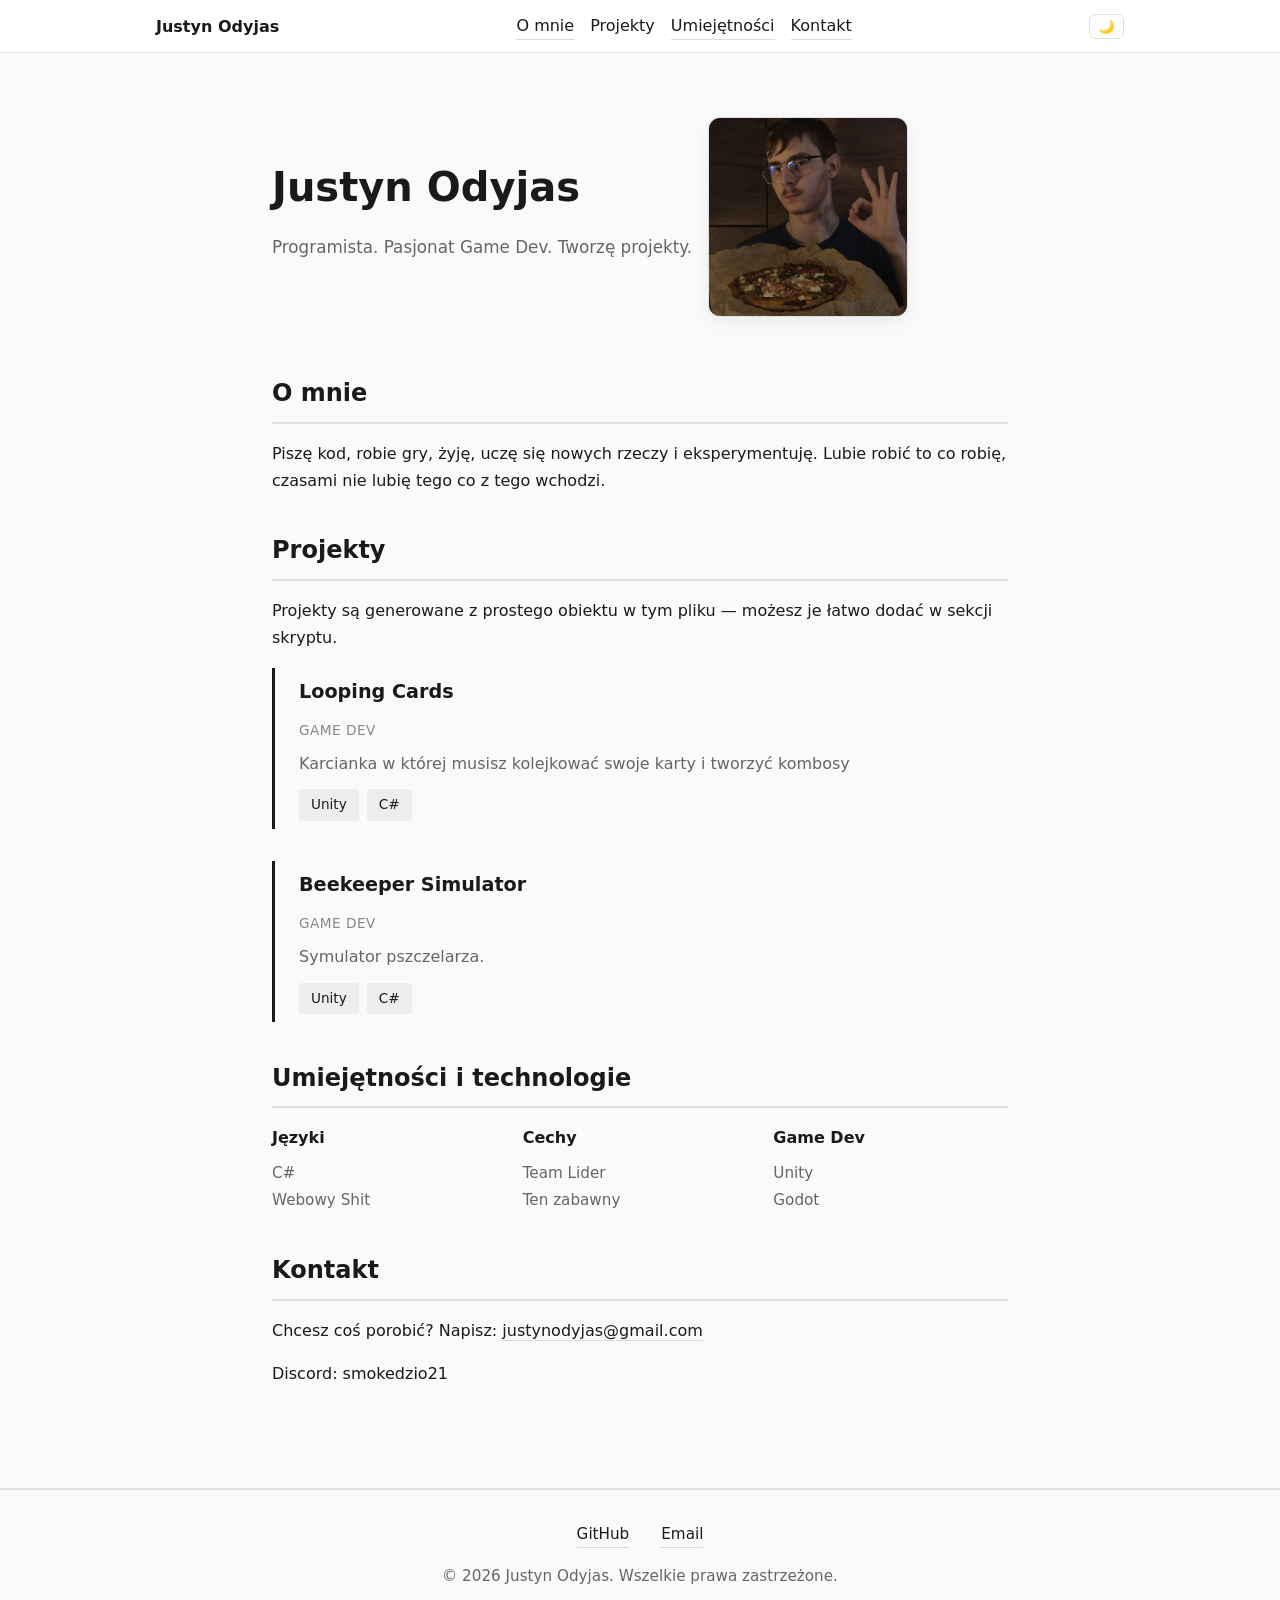
<file: index.html>
<!DOCTYPE html>
<html lang="pl">
<head>
    <meta charset="UTF-8">
    <meta name="viewport" content="width=device-width, initial-scale=1.0">
    <title>Justyn Odyjas</title>
    <script>!function(){try{const t=localStorage.getItem('theme');if(t==='dark'||(!t&&window.matchMedia&&window.matchMedia('(prefers-color-scheme: dark)').matches))document.documentElement.classList.add('dark');else document.documentElement.classList.remove('dark')}catch(e){}}();</script>
    <link rel="stylesheet" href="style.css">
</head>
<body>
    <nav>
        <div class="nav-inner">
            <div class="brand">Justyn Odyjas</div>
            <div class="nav-links">
                <a href="#about">O mnie</a>
                <div class="nav-item">
                    <span class="dropdown-toggle">Projekty</span>
                    <div class="dropdown-menu">
                        <a href="looping-cards.html">Looping Cards</a>
                        <a href="beekeeper-simulator.html">Beekeeper Simulator</a>
                        
                        <a href="#projects">Wszystkie projekty</a>
                    </div>
                </div>
                <a href="#skills">Umiejętności</a>
                <a href="#contact">Kontakt</a>
            </div>
            <div style="display:flex;gap:.5rem;align-items:center;">
                <button id="nav-toggle" aria-label="Otwórz menu">☰</button>
                <button id="theme-toggle" aria-label="Przełącz motyw">🌙</button>
            </div>
        </div>
    </nav>

    <header>
        <div class="header-row">
            <div>
                <h1>Justyn Odyjas</h1>
                <p class="subtitle">Programista. Pasjonat Game Dev. Tworzę projekty.</p>
            </div>
            <div class="avatar" aria-hidden="true">
                <img src="Media/ja.jpg" alt="Zdjęcie Justyn Odyjas">
            </div>
        </div>
    </header>

    <main>
        <section id="about">
            <h2>O mnie</h2>
            <p class="about-text">
                Piszę kod, robie gry, żyję, uczę się nowych rzeczy i eksperymentuję. Lubie robić to co robię, czasami nie lubię tego co z tego wchodzi.
            </p>
        </section>

        <section id="projects">
            <h2>Projekty</h2>
            <p class="about-text">Projekty są generowane z prostego obiektu w tym pliku — możesz je łatwo dodać w sekcji skryptu.</p>
            <div class="projects" id="projects-list">
                <!-- Projekty zostaną wstawione tutaj przez JS -->
            </div>
        </section>

        

        <section id="skills">
            <h2>Umiejętności i technologie</h2>
            <div class="skills-grid">
                <div class="skill-category">
                    <h3>Języki</h3>
                    <div class="skill-list">
                        C#<br>
                        Webowy Shit<br>
                    </div>
                </div>
                <div class="skill-category">
                    <h3>Cechy</h3>
                    <div class="skill-list">
                        Team Lider<br>
                        Ten zabawny<br>
                    
                    </div>
                </div>
                <div class="skill-category">
                    <h3>Game Dev</h3>
                    <div class="skill-list">
                        Unity<br>
                        Godot<br>
                    </div>
                </div>
            </div>
        </section>

        <section id="contact">
            <h2>Kontakt</h2>
            <p class="about-text">Chcesz coś porobić? Napisz: <a href="mailto:justynodyjas@gmail.com">justynodyjas@gmail.com</a></p>
            <p>Discord: smokedzio21</p>
        </section>
    </main>

    <footer>
        <div class="links">
            <a href="https://github.com/Reiv21">GitHub</a>
            <a href="mailto:justynodyjas@gmail.com">Email</a>
        </div>
        <p>&copy; 2026 Justyn Odyjas. Wszelkie prawa zastrzeżone.</p>
    </footer>

    <script src="scripts.js" defer></script>
</body>
</html>
</file>
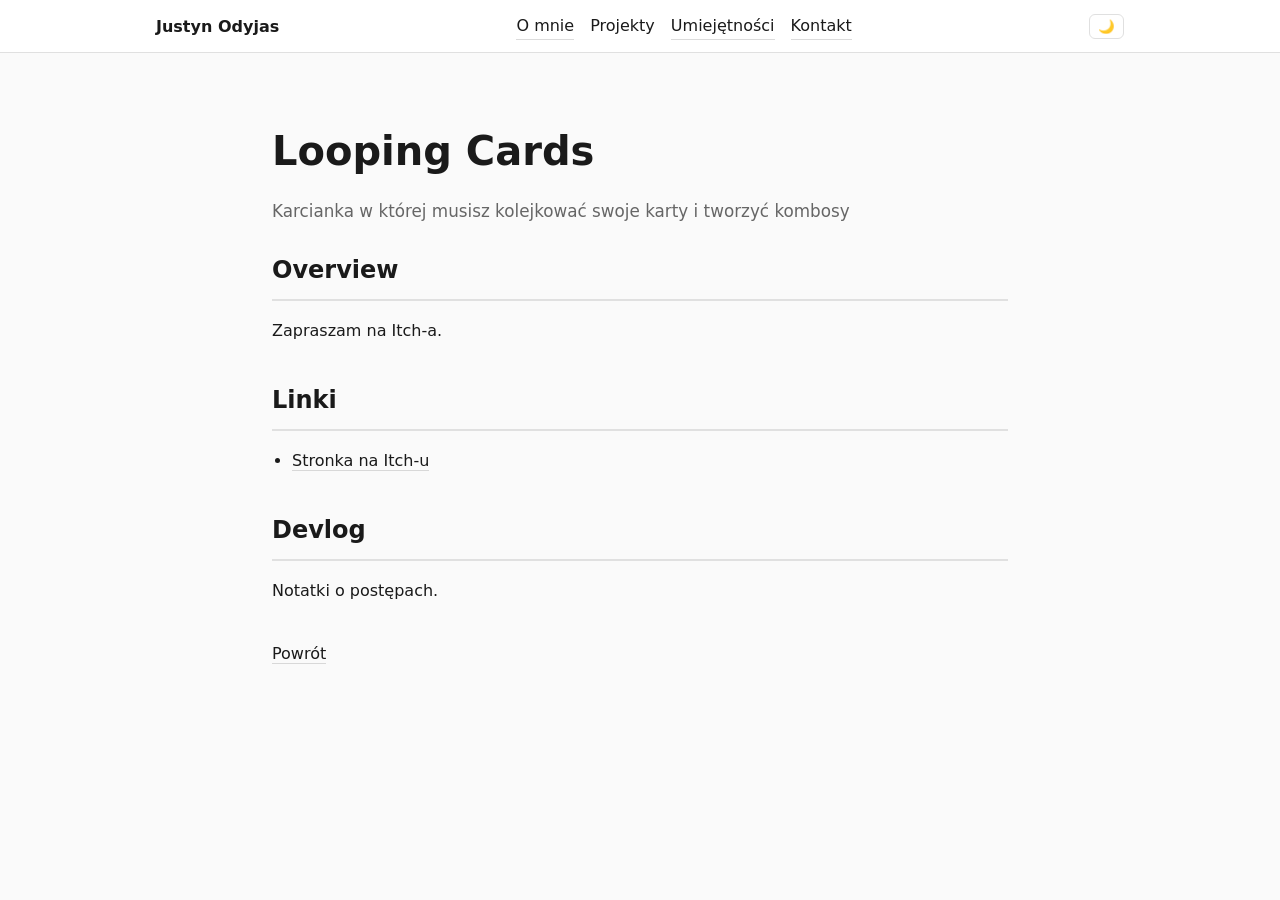
<file: looping-cards.html>
<!DOCTYPE html>
<html lang="pl">
<head>
  <meta charset="utf-8">
  <meta name="viewport" content="width=device-width,initial-scale=1">
  <title>Looping Cards</title>
  <script>!function(){try{const t=localStorage.getItem('theme');if(t==='dark'||(!t&&window.matchMedia&&window.matchMedia('(prefers-color-scheme: dark)').matches))document.documentElement.classList.add('dark');else document.documentElement.classList.remove('dark')}catch(e){}}();</script>
  <link rel="stylesheet" href="style.css">
</head>
<body>
  <nav>
    <div class="nav-inner">
      <div class="brand">Justyn Odyjas</div>
      <div class="nav-links">
        <a href="index.html#about">O mnie</a>
        <div class="nav-item">
          <span class="dropdown-toggle">Projekty</span>
          <div class="dropdown-menu">
            <a href="looping-cards.html">Looping Cards</a>
            <a href="beekeeper-simulator.html">Beekeeper Simulator</a>
            <a href="index.html#projects">Wszystkie projekty</a>
          </div>
        </div>
        <a href="index.html#skills">Umiejętności</a>
        <a href="index.html#contact">Kontakt</a>
      </div>
      <div style="display:flex;gap:.5rem;align-items:center;">
        <button id="nav-toggle" aria-label="Otwórz menu">☰</button>
        <button id="theme-toggle" aria-label="Przełącz motyw">🌙</button>
      </div>
    </div>
  </nav>

  <main style="max-width:800px;margin:4rem auto;padding:0 2rem;">
    <h1>Looping Cards</h1>
    <p class="subtitle">Karcianka w której musisz kolejkować swoje karty i tworzyć kombosy</p>

    <section>
      <h2>Overview</h2>
      <p>Zapraszam na Itch-a.</p>
    </section>

    <section>
      <h2>Linki</h2>
      <ul>
        <li><a href="https://reivikson.itch.io/looping-cards">Stronka na Itch-u</a></li>
      </ul>
    </section>

    <section>
      <h2>Devlog</h2>
      <p>Notatki o postępach.</p>
    </section>

    <p><a href="index.html">Powrót</a></p>
  </main>
</body>
</html>
</file>
<file: style.css>
:root{
    --bg: #fafafa;
    --text: #1a1a1a;
    --muted: #666666;
    --link: #1a1a1a;
    --link-hover: #0b66d1;
    --border: #e0e0e0;
    --card: #ffffff;
    --accent: #1a1a1a;
}

/* dark theme variables applied when .dark is on html */
html.dark{
    --bg: #0b0b0d;
    --text: #eaeaea;
    --muted: #bdbdbd;
    --border: #1f1f1f;
    --card: #111214;
    --accent: #f5f5f5;
    --link: #9dc6ff;
    --link-hover: #dbeeff;
}

* {
    margin: 0;
    padding: 0;
    box-sizing: border-box;
}

body {
    font-family: -apple-system, BlinkMacSystemFont, 'Segoe UI', system-ui, sans-serif;
    line-height: 1.7;
    color: var(--text);
    background: var(--bg);
    transition: background .2s ease, color .2s ease;
}

/* Pasek nawigacji */
nav {
    position: sticky;
    top: 0;
    background: var(--card);
    border-bottom: 1px solid var(--border);
    z-index: 1000;
}

.nav-inner {
    max-width: 1000px;
    margin: 0 auto;
    display: flex;
    align-items: center;
    justify-content: space-between;
    padding: 0.75rem 1rem;
}

.nav-inner .brand {
    font-weight: 600;
    color: var(--accent);
}

.nav-inner .nav-links {
    display: flex;
    gap: 1rem;
}

.nav-inner a { color: var(--link); text-decoration: none; }

/* Theme toggle button */
#theme-toggle{
    background: transparent;
    border: 1px solid var(--border);
    color: var(--text);
    padding: 0.25rem 0.5rem;
    border-radius: 6px;
    cursor: pointer;
}

#theme-toggle:hover{ background: rgba(0,0,0,0.04); }

header {
    padding: 4rem 2rem 2rem;
    max-width: 800px;
    margin: 0 auto;
}

/* Avatar / wycinek zdjęcia w nagłówku */
.header-row{ display:flex; align-items:center; gap:1rem; }
.avatar {
    width:200px;
    height:200px;
    border-radius:12px;
    overflow:hidden;
    flex:0 0 200px;
    box-shadow: 0 6px 18px rgba(0,0,0,0.06);
    border: 1px solid var(--border);
}
.avatar img{
    width:150%;
    height:150%;
    object-fit:cover;
    transform: translate(-15%,-15%);
    display:block;
}

h1 {
    font-size: 2.5rem;
    font-weight: 600;
    margin-bottom: 0.75rem;
}

.subtitle {
    font-size: 1.05rem;
    color: var(--muted);
    margin-bottom: 1.25rem;
}

main {
    max-width: 800px;
    margin: 0 auto;
    padding: 0 2rem 4rem;
}

section {
    margin-bottom: 2.25rem;
}

h2 {
    font-size: 1.5rem;
    font-weight: 600;
    margin: 1.5rem 0 1rem;
    border-bottom: 2px solid var(--border);
    padding-bottom: 0.5rem;
}

.about-text {
    font-size: 1rem;
    color: var(--text);
    margin-bottom: 1rem;
}

/* Paragraph and list spacing */
p { margin-bottom: 1rem; }
li { margin-bottom: 0.45rem; }
ul, ol { margin-bottom: 1rem; padding-left: 1.25rem; }
/* nested lists */
ul ul, ol ol, ul ol, ol ul { margin-top: .5rem; margin-bottom: .75rem; padding-left: 1rem; }


.projects {
    display: grid;
    gap: 2rem;
}

.project {
    border-left: 3px solid var(--accent);
    padding-left: 1.5rem;
    padding-top: 0.5rem;
    padding-bottom: 0.5rem;
}

.project h3 {
    font-size: 1.2rem;
    font-weight: 600;
    margin-bottom: 0.5rem;
}

.project-type {
    display: inline-block;
    font-size: 0.85rem;
    color: #888;
    margin-bottom: 0.5rem;
    text-transform: uppercase;
    letter-spacing: 0.5px;
}

.project-desc {
    color: var(--muted);
    margin-bottom: 0.75rem;
}

.project-tech {
    display: flex;
    flex-wrap: wrap;
    gap: 0.5rem;
}

.tech-tag {
    background: rgba(0,0,0,0.05);
    padding: 0.25rem 0.75rem;
    border-radius: 3px;
    font-size: 0.85rem;
    color: var(--text);
}

.skills-grid {
    display: grid;
    grid-template-columns: repeat(auto-fit, minmax(150px, 1fr));
    gap: 1rem;
}

.skill-category h3 {
    font-size: 1rem;
    font-weight: 600;
    margin-bottom: 0.5rem;
}

.skill-list {
    font-size: 0.95rem;
    color: #666;
    line-height: 1.8;
}

footer {
    border-top: 2px solid var(--border);
    padding: 2rem;
    text-align: center;
    color: var(--muted);
    font-size: 0.95rem;
}

.links {
    display: flex;
    gap: 2rem;
    justify-content: center;
    margin-bottom: 1rem;
}

a {
    color: var(--link);
    text-decoration: none;
    border-bottom: 1px solid rgba(153,153,153,0.35);
    transition: border-color 0.2s, color 0.15s;
}

a:hover {
    color: var(--link-hover);
    border-bottom-color: var(--link-hover);
}

@media (max-width: 600px) {
    h1 {
        font-size: 2rem;
    }

    header {
        padding: 2rem 1rem;
    }

    main {
        padding: 0 1rem 2rem;
    }

    .skills-grid {
        grid-template-columns: 1fr;
    }
}

/* Dropdown for projects */
.nav-item { position: relative; }
.nav-item .dropdown-toggle { cursor: pointer; }
.dropdown-menu {
    position: absolute;
    top: 100%;
    left: 0;
    background: #fff;
    border: 1px solid #eee;
    box-shadow: 0 6px 18px rgba(0,0,0,0.06);
    min-width: 180px;
    display: none;
    flex-direction: column;
    padding: 0.5rem 0;
    z-index: 2000;
}
.dropdown-menu a {
    display: block;
    padding: 0.5rem 1rem;
    color: #333;
}
.dropdown-menu a:hover { background: #f6f6f6; }
.nav-item:hover .dropdown-menu { display: flex; }

@media (max-width: 800px) {
    .nav-inner { padding: 0.5rem; }
    .dropdown-menu { left: auto; right: 0; }
}

/* Mobile navigation behavior */
@media (max-width: 720px) {
    .nav-inner { gap: .5rem; }
    .nav-inner .brand { font-size: 1rem; }
    .nav-inner .nav-links { display: none; }
    .nav-inner .nav-links a { padding: .65rem 1rem; }
    .nav-inner .nav-links .nav-item { width:100%; }
    .nav-inner .nav-links .dropdown-menu { position: static; border: none; box-shadow: none; padding:0; display:none; }
    .nav-inner .nav-links .dropdown-menu a{ padding:.65rem 1rem; }
    .nav-inner .nav-links .nav-item.open .dropdown-menu{ display:flex; flex-direction:column; }
    .nav-inner .nav-links { flex-direction: column; }
    .nav-inner .nav-links a, .nav-inner .nav-links span { display:block; }
    .nav-inner button#nav-toggle{ display:inline-flex; }
    html.nav-open .nav-inner .nav-links{ display:flex; }
}

/* Hide nav-toggle on larger screens */
.nav-inner button#nav-toggle{ display:none; background:transparent; border:1px solid var(--border); padding:6px 8px; border-radius:6px; color:var(--text); }

/* Header spacing for mobile */
@media (max-width:600px){
    header{ padding:2rem 1rem 1rem; }
    .avatar{ width:64px; height:64px; border-radius:10px; }
    .avatar img{ width:200%; height:200%; transform: translate(-30%,-30%); }
}

/* Gallery styles */
.gallery-grid{
    display: grid;
    grid-template-columns: repeat(auto-fit, minmax(140px, 1fr));
    gap: 0.75rem;
    margin-top: 1rem;
}
.gallery-item{ overflow: hidden; border-radius:6px; background: var(--card); border:1px solid var(--border); }
.gallery-item img{ display:block; width:100%; height:120px; object-fit:cover; transition: transform .25s ease; }
.gallery-item:hover img{ transform: scale(1.05); }

/* Lightbox */
.lightbox{ position:fixed; inset:0; display:none; align-items:center; justify-content:center; background:rgba(0,0,0,0.65); z-index:3000; }
.lightbox.active{ display:flex; }
.lightbox .lb-image{ max-width:90%; max-height:75%; box-shadow:0 10px 40px rgba(0,0,0,0.6); border-radius:6px; }
.lightbox .lb-caption{ margin-top:0.75rem; color:#fff; text-align:center; }
.lightbox button{ position: absolute; background:transparent; border: none; color:#fff; font-size:2rem; cursor:pointer; padding:.5rem; }
.lightbox .lb-close{ top:1rem; right:1rem; font-size:1.25rem; }
.lightbox .lb-prev{ left:1rem; top:50%; transform:translateY(-50%); }
.lightbox .lb-next{ right:1rem; top:50%; transform:translateY(-50%); }

@media (max-width:600px){ .gallery-item img{ height:100px; } .lightbox .lb-image{ max-width:95%; max-height:70%; } }
</file>
